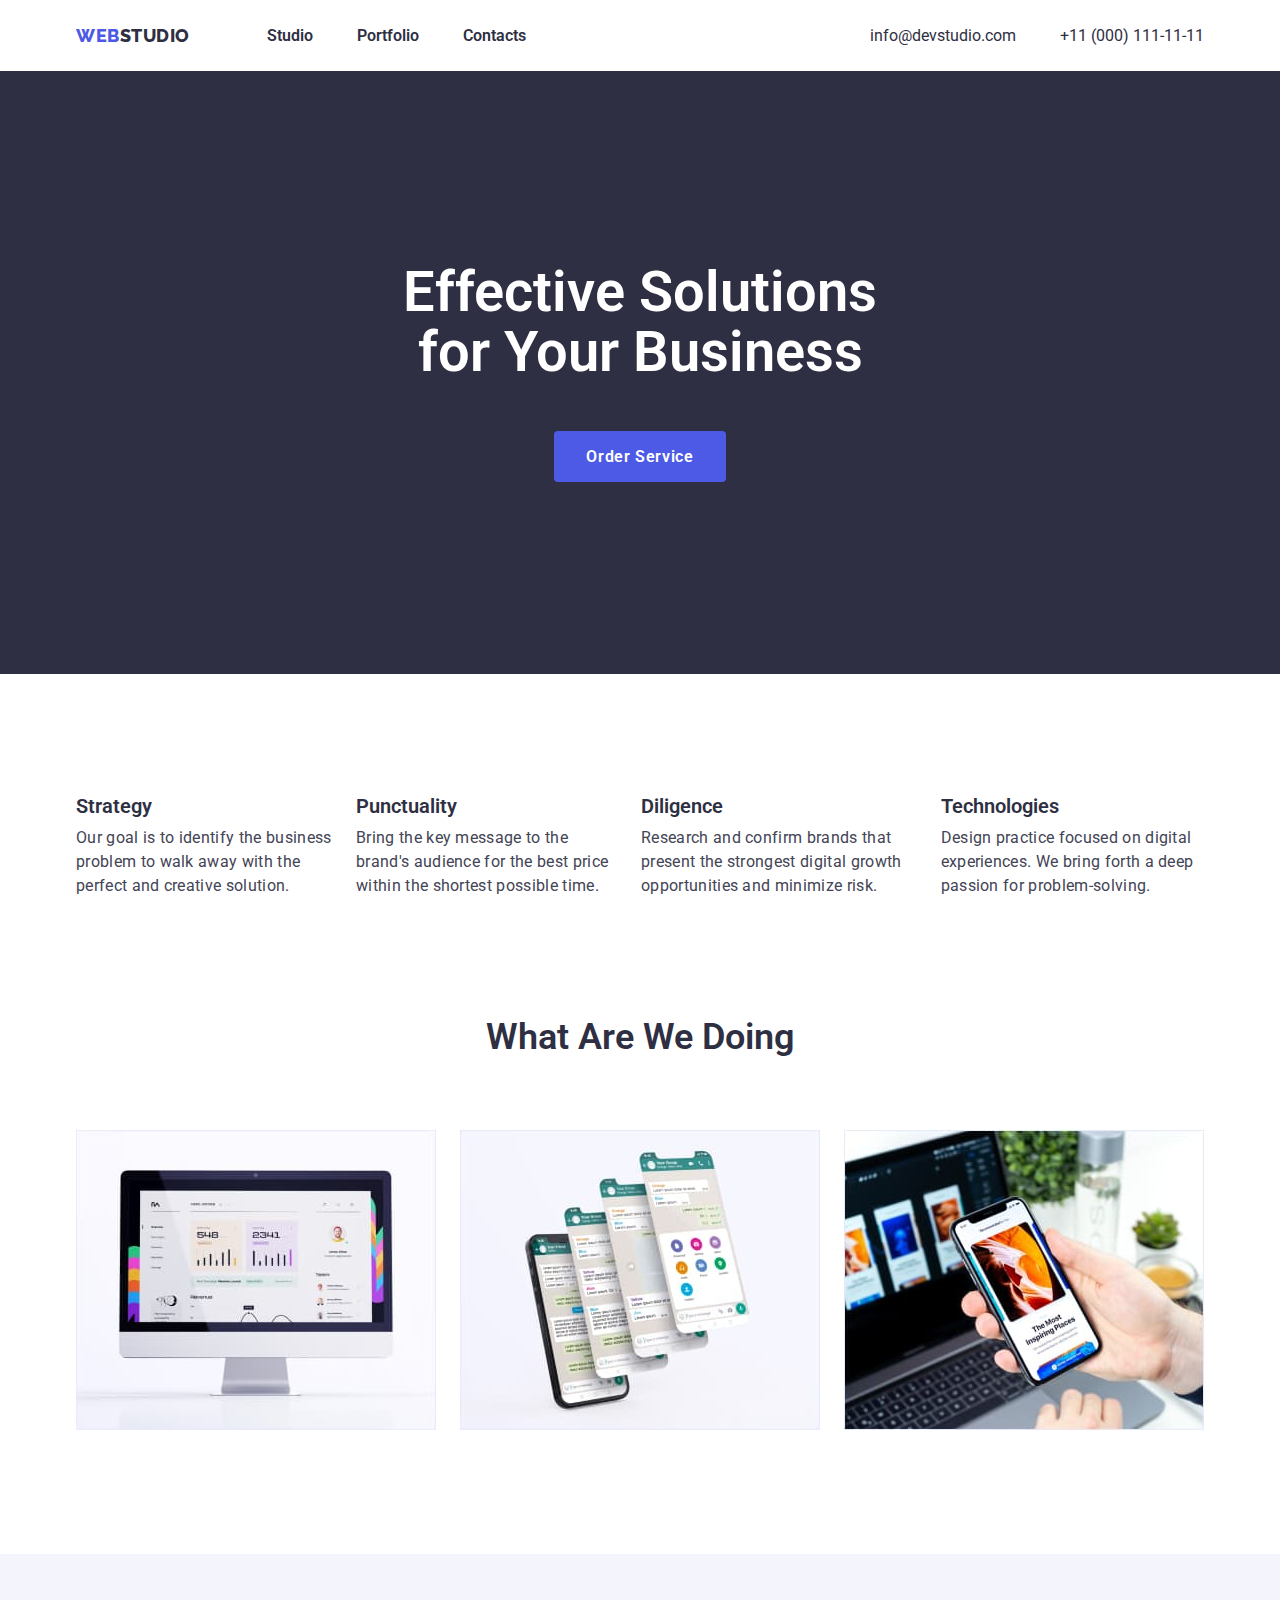
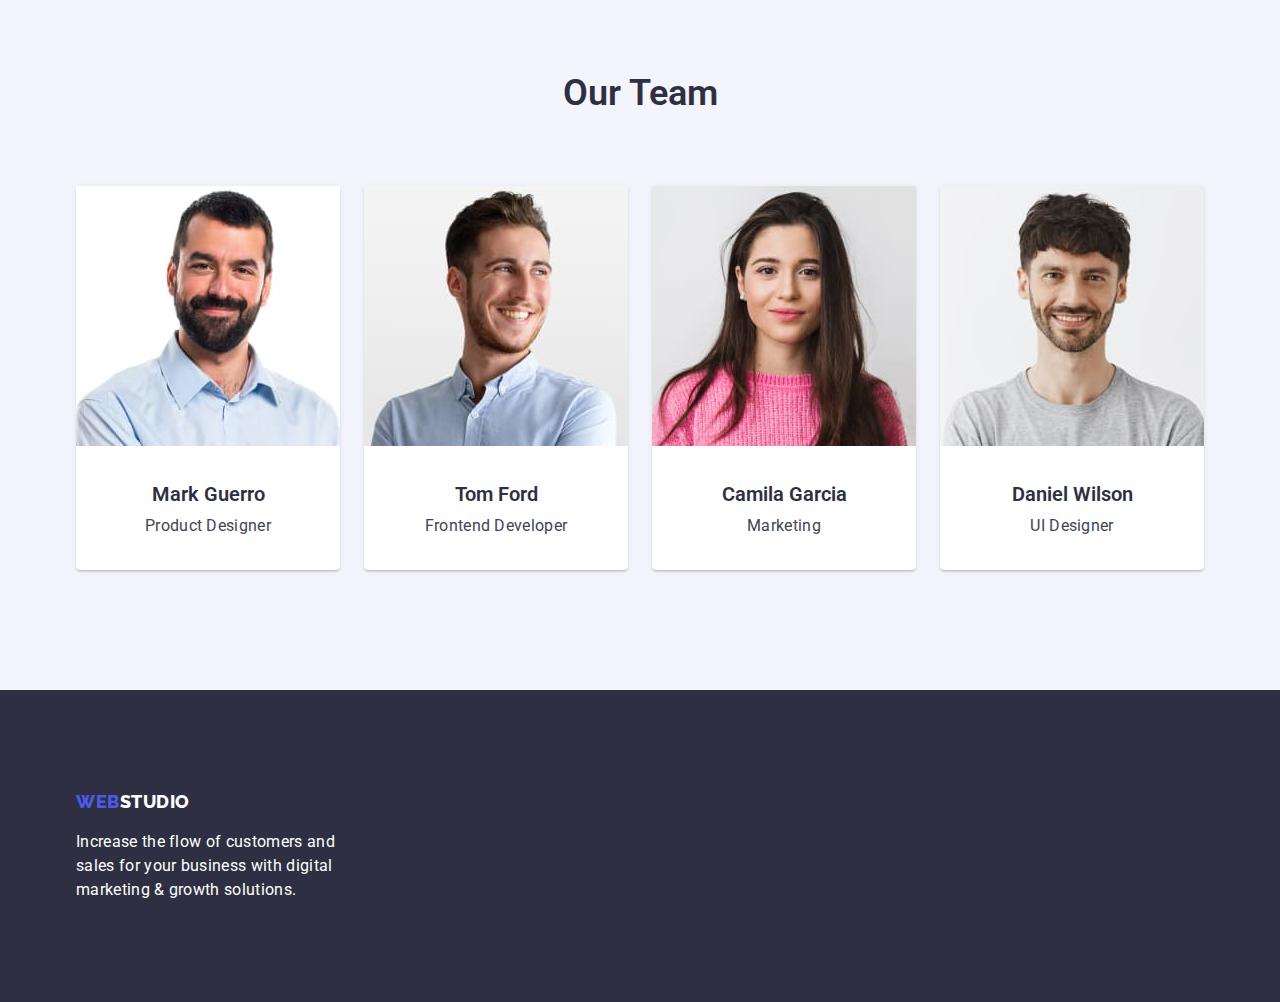
<file: index.html>
<!-- https://ssserg05.github.io/goit-markup-hw-02 -->
<!DOCTYPE html>
<html lang="en">
<head>
    <meta charset="UTF-8">
    <meta http-equiv="X-UA-Compatible" content="IE=edge">
    <meta name="viewport" content="width=device-width, initial-scale=1.0">
    <title>Main page - Studio (goit-markup-hw-02)</title>
    <link rel="preconnect" href="https://fonts.googleapis.com">
    <link rel="preconnect" href="https://fonts.gstatic.com" crossorigin>
    <link rel="stylesheet" href="https://fonts.googleapis.com/css2?family=Raleway:wght@700&family=Roboto:wght@400;500;700;900&display=swap">
    <link rel="stylesheet" href="https://cdnjs.cloudflare.com/ajax/libs/modern-normalize/1.1.0/modern-normalize.min.css">
    <link rel="stylesheet" href="./css/style.css">
</head>
<body class="body">
    <header class="header">
        <!-- Header -->
        <div class="container">
            <div class="header-block">
                <nav class="nav">
                    <!-- Navigate / Top Line-->
                    <div class="logo">
                        <a href="./index.html" class="logo-link logo-dark"><span class="logo-web">WEB</span>STUDIO</a>
                    </div>
                    <ul class="list menu">
                        <li class="menu-item"><a href="./index.html" class="menu-item-link">Studio</a></li>
                        <li class="menu-item"><a href="./portfolio.html" class="menu-item-link">Portfolio</a></li>
                        <li class="menu-item"><a href="#" class="menu-item-link">Contacts</a></li>
                    </ul>
                </nav>
            
                <!-- Contacts -->
                <ul class="list contacts">
                    <li class="contact-item"><a href="mailto:info@devstudio.com" class="contact-item-link">info@devstudio.com</a>
                    </li>
                    <li class="contact-item"><a href="tel:+110001111111" class="contact-item-link">+11 (000) 111-11-11</a></li>
                </ul>
            </div>
        </div>
    </header>

    <main>
        <!-- Main -->
        <section class="section presentation center bg-dark">
            <div class="container">
                <!-- Section Presentation -->
                <h1 class="title title-main white">Effective Solutions<br>for Your Business</h1>
                <button class="btn btn-main white" type="button">Order Service</button>
            </div>
        </section>
        <section class="section features">
                <!-- Section Features -->
                <div class="container">
                    <h2 class="title title-block center dark" hidden>Features</h2>
                    <ul class="list feature-list">
                        <li class="feature-item">
                            <h3 class="title title-item dark">Strategy</h3>
                            <p class="text">Our goal is to identify the business problem to walk away with the perfect and creative solution.</p>
                        </li>
                        <li class="feature-item">
                            <h3 class="title title-item dark">Punctuality</h3>
                            <p class="text">Bring the key message to the brand's audience for the best price within the shortest possible time.</p>
                        </li>
                        <li class="feature-item">
                            <h3 class="title title-item dark">Diligence</h3>
                            <p class="text">Research and confirm brands that present the strongest digital growth opportunities and minimize risk.</p>
                        </li>
                        <li class="feature-item">
                            <h3 class="title title-item dark">Technologies</h3>
                            <p class="text">Design practice focused on digital experiences. We bring forth a deep passion for problem-solving.</p>
                        </li>
                    </ul>
                </div>
        </section>
        
        <section class="section products">
                <!-- Section 2 Products -->
                <div class="container">
                    <h2 class="title title-block center dark">What Are We Doing</h2>
                    <ul class="list product-list">
                        <li class="product-item">
                            <div class="product-card">
                                <img 
                                    src="./images/product-1.jpg" 
                                    alt="Product-1"
                                    width="360">
                            </div>
                        </li>
                        <li class="product-item">
                            <div class="product-card">
                                <img 
                                    src="./images/product-2.jpg" 
                                    alt="Product-2"
                                    width="360">
                            </div>    
                        </li>
                        <li class="product-item">
                            <div class="product-card">
                                <img 
                                    src="./images/product-3.jpg" 
                                    alt="Product-3"
                                    width="360">
                            </div>
                        </li>
                    </ul>
                </div>
        </section>
        <section class="section team bg-light">
                <!-- Section 3 Team -->
                <div class="container">
                    <h2 class="title title-block center dark">Our Team</h2>
                    <ul class="list team-list">
                        <li class="team-item">
                            <div class="team-card">
                                <img class="team-card-image"
                                    src="./images/team-1.jpg" 
                                    alt="Photo Mark Guerro"
                                    width="264">
                                <div class="team-title-block">
                                    <h3 class="title title-item center dark">Mark Guerro</h3>
                                    <p class="text center">Product Designer</p>
                                </div>
                            </div>
                        </li>
                        <li class="team-item">
                            <div class="team-card">
                                <img class="team-card-image"
                                    src="./images/team-2.jpg" 
                                    alt="Photo Tom Ford"
                                    width="264">
                                <div class="team-title-block">
                                    <h3 class="title title-item center dark">Tom Ford</h3>
                                    <p class="text center">Frontend Developer</p>
                                </div>
                            </div>
                        </li>
                        <li class="team-item">
                            <div class="team-card">
                                <img class="team-card-image"
                                    src="./images/team-3.jpg" 
                                    alt="Photo Camila Garcia"
                                    width="264">
                                <div class="team-title-block">
                                    <h3 class="title title-item center dark">Camila Garcia</h3>
                                    <p class="text center">Marketing</p>
                                </div>
                            </div>
                        </li>
                        <li class="team-item">
                            <div class="team-card">
                                <img class="team-card-image"
                                    src="./images/team-4.jpg" 
                                    alt="Photo Daniel Wilson"
                                    width="264">
                                <div class="team-title-block">
                                    <h3 class="title title-item center dark">Daniel Wilson</h3>
                                    <p class="text center">UI Designer</p>
                                </div>
                            </div>
                        </li>
                    </ul>
                </div>
        </section>

    </main>

    <footer class="footer bg-dark">
        <!-- Footer -->
        <div class="container">
            <div class="footer-content">
                    <div class="logo">
                            <a href="./index.html" class="logo-link logo-light"><span class="logo-web">WEB</span>STUDIO</a>
                    </div>
                <!-- <a href="./index.html" class="logo-link logo-light"><span class="logo logo-web">WEB</span>STUDIO</a> -->
                <p class="text white">Increase the flow of customers and sales for your business with digital marketing & growth solutions.</p>
            </div>
        </div>
    </footer>
</body>
</html>
</file>
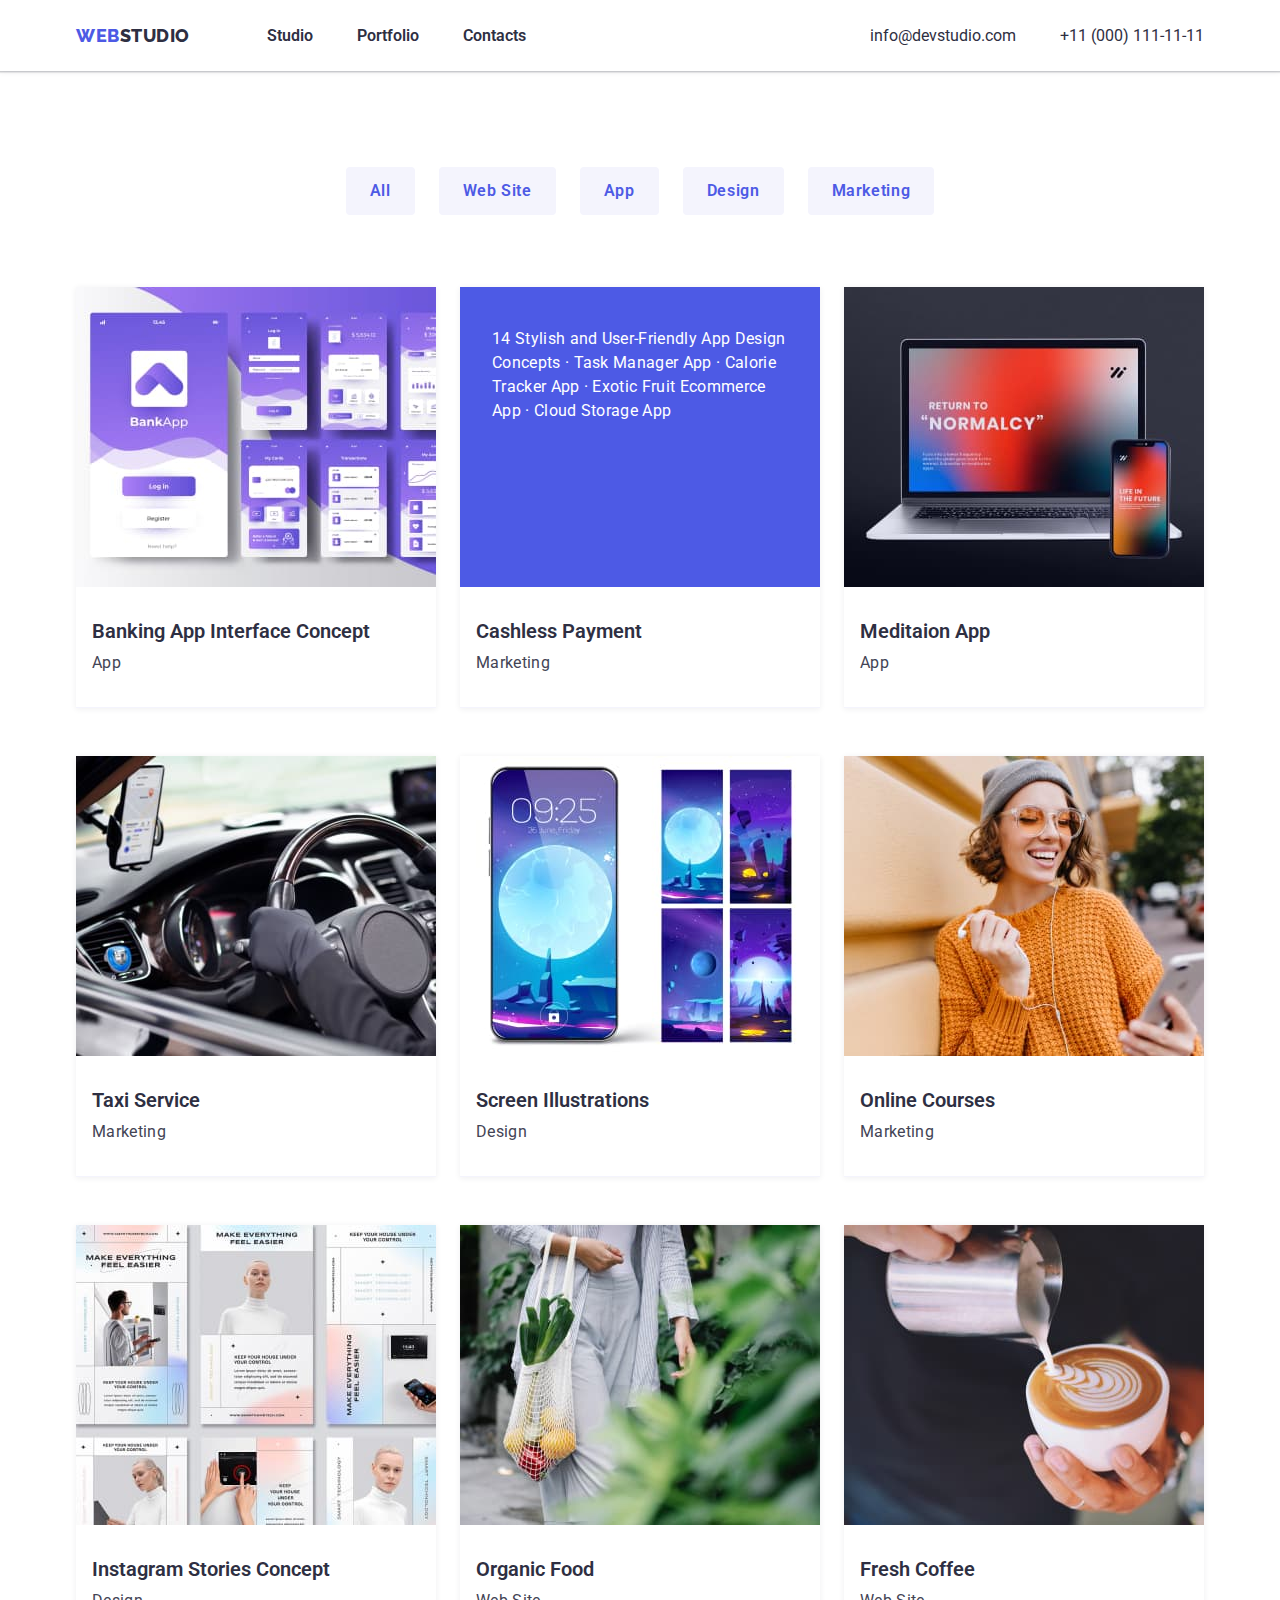
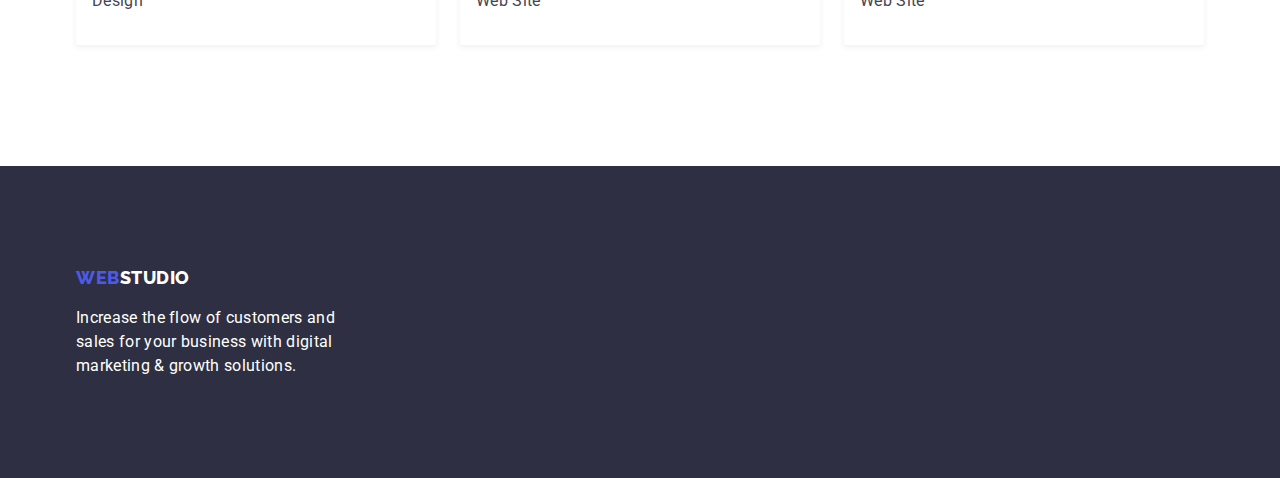
<file: portfolio.html>
<!DOCTYPE html>
<html lang="en">
<head>
    <meta charset="UTF-8">
    <meta http-equiv="X-UA-Compatible" content="IE=edge">
    <meta name="viewport" content="width=device-width, initial-scale=1.0">
    <title>Portfolio (goit-markup-hw-02)</title>
    <link rel="preconnect" href="https://fonts.googleapis.com">
    <link rel="preconnect" href="https://fonts.gstatic.com" crossorigin>
    <link href="https://fonts.googleapis.com/css2?family=Raleway:wght@700&family=Roboto:wght@400;500;700;900&display=swap" rel="stylesheet">
    <link rel="stylesheet" href="https://cdnjs.cloudflare.com/ajax/libs/modern-normalize/1.1.0/modern-normalize.min.css">
    <link rel="stylesheet" href="./css/style.css">
</head>
<body class="body">
    <header class="header">
        <!-- Header -->
        <div class="container">
            <div class="header-block">
                <nav class="nav">
                    <!-- Navigate / Top Line-->
                    <div class="logo">
                        <a href="./index.html" class="logo-link logo-dark"><span class="logo-web">WEB</span>STUDIO</a>
                    </div>
                    <ul class="list menu">
                        <li class="menu-item"><a href="./index.html" class="menu-item-link">Studio</a></li>
                        <li class="menu-item"><a href="./portfolio.html" class="menu-item-link">Portfolio</a></li>
                        <li class="menu-item"><a href="#" class="menu-item-link">Contacts</a></li>
                    </ul>
                </nav>
    
                <!-- Contacts -->
                <ul class="list contacts">
                    <li class="contact-item">
                        <a href="mailto:info@devstudio.com"
                           class="contact-item-link">info@devstudio.com
                        </a>
                    </li>
                    <li class="contact-item">
                        <a href="tel:+110001111111" 
                           class="contact-item-link">+11 (000) 111-11-11
                        </a>
                    </li>
                </ul>
            </div>
        </div>
    </header>

    <main>
        <!-- Main -->
        <section class="section gallery">
            <!-- Section Galery -->
            <div class="container">
                <h1 class="title title-main center dark visually-hidden">Portfolio</h1>
                <h2 class="title title-block center dark visually-hidden">Gallery App</h2>
                <ul class="list filters">
                    <li class="filter-item"><button class="btn btn-filter" type="button">All</button></li>
                    <li class="filter-item"><button class="btn btn-filter" type="button">Web Site</button></li>
                    <li class="filter-item"><button class="btn btn-filter" type="button">App</button></li>
                    <li class="filter-item"><button class="btn btn-filter" type="button">Design</button></li>
                    <li class="filter-item"><button class="btn btn-filter" type="button">Marketing</button></li>
                </ul>
                <ul class="list gallery-list">
                    <li class="gallery-item">
                        <div class="gallery-card">
                            <a  href="#" 
                                target="_blank" 
                                rel="nooferel nofollow noopener">
                                <div class="gallery-image">
                                    <img 
                                         src="./images/app-01.jpg" 
                                         alt="Banking App Interface Concept" 
                                         width="360">
                                </div>
                            </a>
                            <div class="gallery-title-block">
                                <h3 class="title title-item dark">Banking App Interface Concept</h3>
                                <p class="text">App</p>
                            </div>
                        </div>
                    </li>
                    <li class="gallery-item">
                        <div class="gallery-card">
                            <a  href="#" 
                                class="gallery-link" 
                                target="_blank" 
                                rel="nooferel nofollow noopener">
                                <div class="gallery-image">
                                    <p class="text gallery-item-text">14 Stylish and User-Friendly App Design Concepts · Task Manager App · Calorie Tracker App · Exotic Fruit Ecommerce App · Cloud Storage App</p>
                                </div>
                            </a>
                            <div class="gallery-title-block">
                                <h3 class="title title-item dark">Cashless Payment</h3>
                                <p class="text">Marketing</p>
                            </div>
                        </div>
                    </li>
                    <li class="gallery-item">
                        <div class="gallery-card">
                            <a  href="#" 
                                class="gallery-link" 
                                target="_blank" 
                                rel="nooferel nofollow noopener">
                                <div class="gallery-image">
                                    <img 
                                         src="./images/app-03.jpg" 
                                         alt="Meditaion App" 
                                         width="360">
                                </div>
                            </a>
                            <div class="gallery-title-block">
                                <h3 class="title title-item dark">Meditaion App</h3>
                                <p class="text">App</p>
                            </div>
                        </div>
                    </li>
                    <li class="gallery-item">
                        <div class="gallery-card">
                            <a  href="#" 
                                class="gallery-link" 
                                target="_blank" 
                                rel="nooferel nofollow noopener">
                                <div class="gallery-image">
                                    <img 
                                         src="./images/app-04.jpg" 
                                         alt="Taxi Service" 
                                         width="360">
                                </div>
                            </a>
                            <div class="gallery-title-block">
                                <h3 class="title title-item dark">Taxi Service</h3>
                                <p class="text">Marketing</p>
                            </div>
                        </div>
                    </li>
                    <li class="gallery-item">
                        <div class="gallery-card">
                            <a  href="#" 
                                class="gallery-link" 
                                target="_blank" 
                                rel="nooferel nofollow noopener">
                                <div class="gallery-image">
                                    <img 
                                         src="./images/app-05.jpg" 
                                         alt="Banking App Interface Concept" 
                                         width="360">
                                </div>
                            </a>
                            <div class="gallery-title-block">
                                <h3 class="title title-item dark">Screen Illustrations</h3>
                                <p class="text">Design</p>
                            </div>
                        </div>
                    </li>
                    <li class="gallery-item">
                        <div class="gallery-card">
                            <a  href="#" 
                                class="gallery-link" 
                                target="_blank" 
                                rel="nooferel nofollow noopener">
                                <div class="gallery-image">
                                    <img 
                                         src="./images/app-06.jpg" 
                                         alt="Online Courses" 
                                         width="360">
                                </div>
                            </a>
                            <div class="gallery-title-block">
                                <h3 class="title title-item dark">Online Courses</h3>
                                <p class="text">Marketing</p>
                            </div>
                        </div>
                    </li>
                    <li class="gallery-item">
                        <div class="gallery-card">
                            <a  href="#" 
                                class="gallery-link" 
                                target="_blank" 
                                rel="nooferel nofollow noopener">
                                <div class="gallery-image">
                                    <img 
                                         src="./images/app-07.jpg" 
                                         alt="Instagram Stories Concept" 
                                         width="360">
                                </div>
                            </a>
                            <div class="gallery-title-block">
                                <h3 class="title title-item dark">Instagram Stories Concept</h3>
                                <p class="text">Design</p>
                            </div>
                        </div>
                    </li>
                    <li class="gallery-item">
                        <div class="gallery-card">
                            <a  href="#" 
                                class="gallery-link" 
                                target="_blank" 
                                rel="nooferel nofollow noopener">
                                <div class="gallery-image">
                                    <img 
                                         src="./images/app-08.jpg" 
                                         alt="Organic Food" 
                                         width="360">
                                </div>
                            </a>
                            <div class="gallery-title-block">
                                <h3 class="title title-item dark">Organic Food</h3>
                                <p class="text">Web Site</p>
                            </div>
                        </div>
                    </li>
                    <li class="gallery-item">
                        <div class="gallery-card">
                            <a  href="#" 
                                class="gallery-link" 
                                target="_blank" 
                                rel="nooferel nofollow noopener">
                                <div class="gallery-image">
                                    <img 
                                         src="./images/app-09.jpg" 
                                         alt="Fresh Coffee" 
                                         width="360">
                                </div>
                            </a>
                            <div class="gallery-title-block">
                                <h3 class="title title-item dark">Fresh Coffee</h3>
                                <p class="text">Web Site</p>
                            </div>
                        </div>
                    </li>
                </ul>
            </div>
        </section>
    </main>

    <footer class="footer bg-dark">
        <!-- Footer -->
        <div class="container">
            <div class="footer-content">
                <div class="logo">
                    <a href="./index.html" class="logo-link logo-light"><span class="logo-web">WEB</span>STUDIO</a>
                </div>
                <!-- <a href="./index.html" class="logo-link logo-light"><span class="logo logo-web">WEB</span>STUDIO</a> -->
                <p class="text white">Increase the flow of customers and sales for your business with digital marketing &
                    growth solutions.</p>
            </div>
        </div>
    </footer>
</body>
</html>
</file>
<file: css/style.css>
:root {
    --color-iris: #4d5ae5;
    --color-btn-active: #404bbf;
    --color-dark: #2e2f42;
    --color-success: #31d0aa;
    --color-text: #434455; 
    --color-subtle-text: #8e8f99;
    --color-accent: #e7e9fc;
    --color-light: #f4f4fd;
    --color-white : #fff;

    --fs-logo: 18px;
    --fs-nav: 16px;
    --fs-contact: 16px;
    --fs-btn: 16px;
    --fs-text: 16px;
    --fs-title-main: 56px;  /* h1 */
    --fs-title-block: 36px; /* h2 */
    --fs-title-item: 20px;  /* h3 */
}

/*  */
.visually-hidden {
    position: absolute;
    width: 1px;
    height: 1px;
    margin: -1px;
    border: 0;
    padding: 0;
    
    white-space: nowrap;
    clip-path: inset(100%);
    clip: rect(0 0 0 0);
    overflow: hidden;
}

/* Main */
.body { 
    color: var(--color-text); 
    background-color: var(--color-white);
    font-family: 'Roboto', sans-serif;
}
.container {
    width: 1158px;
    padding-left: 15px;
    padding-right: 15px;
    margin: 0 auto;
}

.header {
    padding-top: 24px;
    padding-bottom: 24px;

    box-shadow: 0px 2px 1px rgba(46, 47, 66, 0.08), 
        0px 1px 1px rgba(46, 47, 66, 0.16), 
        0px 1px 6px rgba(46, 47, 66, 0.08);
}
.header-block {
    display: flex;
    justify-content: space-between;
    align-items: center;
}
.nav {
    display: flex;
    align-items: center;
}

/* Logo */
.logo { display: inline-block; }
.logo-link {
    display: inline-block;
    text-decoration: none;
    outline: none;

    font-family: 'Raleway', sans-serif;
    font-size: var(--fs-logo); /* 18px; */
    font-weight: 800;
    line-height: 1.3; /* 24 / 18 = 1.3 */
    letter-spacing: 0.03em;
}
.logo-dark { color: var(--color-dark); }
.logo-light { 
    color: var(--color-white); 
    margin-bottom: 16px;
}
.logo-web { 
    color: var(--color-iris);
    display: inline-block;
 }

/* Clear List */
.list { 
    list-style: none;
    margin: 0;
    padding: 0;
 }

.menu { margin-left: 77px; }

/* Nav, menu & Contacts */
.menu-item,
.contact-item {
    display: inline-block; 
    margin-right: 40px;
}

.menu-item:last-child,
.contact-item:last-child { margin-right: 0; }

.menu-item-link,
.contact-item-link {
    color: var(--color-dark); 
    text-decoration: none;  
    outline: none;  
}
.contact-item-link[href*="tel:"]{ text-transform: uppercase; }
.menu-item-link {
    font-size: var(--fs-nav); /* 16 */
    font-weight: 600;
}
.menu-item-link:hover { color: var(--color-text); }
.menu-item-link:focus { color: var(--color-iris); }
.menu-item-link:active { color: var(--color-iris); }

.contact-item-link {
    font-size: var(--fs-contact); /* 16 */
}
.contact-item-link:active { color: var(--color-iris); }
.contact-item-link:focus { color: var(--color-iris); }


/* Title (h1, h2, h3) */
.title { 
    font-weight: 600; 
    margin: 0;
}
.title-main {
    font-size: var(--fs-title-main);
    line-height: 1.07; /* 60 / 56 = 1.07 */
    margin-bottom: 48px;
}
.title-block {
    font-size: var(--fs-title-block);
    line-height: 1.1; /* 40 / 36 = 1.1 */
    margin-bottom: 72px;
}
.title-item {
    font-size: var(--fs-title-item);
    line-height: 1.2;  /* 24 / 20 = 1.2 */
    margin-bottom: 8px;
}

/* Text & Text-Align */
.text {
    margin: 0;
    font-size: var(--fs-text); /* 16px; */
    line-height: 1.5; /* 24 / 16 = 1.5 */    
    letter-spacing: 0.02em;
}
.center { text-align: center; }

/* Colors */
.dark { color: var(--color-dark); }
.white { color: var(--color-white); }
.iris { color: var(--irus); }
.bg-iris { color: var(--color-iris); }
.bg-light { background-color: var(--color-light); }
.bg-dark { background-color: var(--color-dark); }

/* Buttons */
.btn {
    background-color: var(--color-iris);
    border: none;
    /* box-shadow: 0px 4px 4px rgba(0, 0, 0, 0.15); */
    border-radius: 4px;

    font-family: inherit;
    font-size: var(--fs-btn);
    font-weight: 600;
    line-height: 1.5; /* 24 / 16 = 1.5 */
    letter-spacing: 0.04em;

    min-width: 20px;
    padding: 16px 32px;
    cursor: pointer;
}

.btn:hover {
    background-color: var(--color-iris);
    color: var(--color-white);
}
.btn:active,
.btn:focus {
    background-color: var(--color-btn-active);
    color: var(--color-white);
}
.btn-main { line-height: 1.2; } /* 19 /16 = 1.2 */

/* Sections */
.section {
    padding-top: 120px;
    padding-bottom: 120px;
}
.presentation {
    padding-top: 192px;
    padding-bottom: 192px;
}
.features { padding-bottom: 0; }

/* Sections Features, Products, Team */
.feature-list,
.product-list,
.team-list,
.filters { display: flex; }

.feature-item,
.product-item,
.team-item,
.filter-item { margin-right: 24px; }

.feature-item:last-child,
.product-item:last-child,
.team-item:last-child,
.filter-item:last-child { margin-right: 0; }

/* Team-card */
.team-card {
    background-color: var(--color-white);
    box-shadow: 0px 1px 6px rgba(46, 47, 66, 0.08), 
        0px 1px 1px rgba(46, 47, 66, 0.16), 
        0px 2px 1px rgba(46, 47, 66, 0.08);
    border-radius: 0px 0px 4px 4px;
}
.team-title-block { padding: 32px 0; }

/* Filter buttons */
.filters {
    align-items: center;
    justify-content: center;
    padding-top: 96px;
    padding-bottom: 72px;
}

.btn-filter { 
    padding: 12px 24px; 
    color: var(--color-iris);
    background-color: var(--color-light);
}
.btn-filter:active,
.btn-filter:focus,
.btn-filter:hover {
    color: var(--color-white);
    background-color: var(--color-iris);
}

/* Gallery */
.gallery { padding-top: 0; }
.gallery-list { display: flex; }
.gallery-list {
    flex-wrap: wrap;
    align-items: center;
    justify-content: center;
    margin-right: -24px;
    margin-bottom: -48px;
}
.gallery-list > .gallery-item {
    flex-basis: calc((100% / 3) - 24px);
    margin-right: 24px;
    margin-bottom: 48px;
}
.gallery-card {
    border-bottom: 0.5px solid #F4F4FD;
    box-shadow: 0px 1px 6px rgba(46, 47, 66, 0.08);
}
.gallery-image {
    width: 360px;
    height: 300px;
    background-color: var(--color-iris);
}

.gallery-image > p { padding: 40px 32px; }
.gallery-link { text-decoration: none; }
.gallery-title-block { padding: 32px 16px; }
.gallery-item-text { color: var(--color-white); }


/* Footer */
.footer {
    padding-top: 100px;
    padding-bottom: 100px;
}
.footer-content {
    width: 264px;
}
</file>
